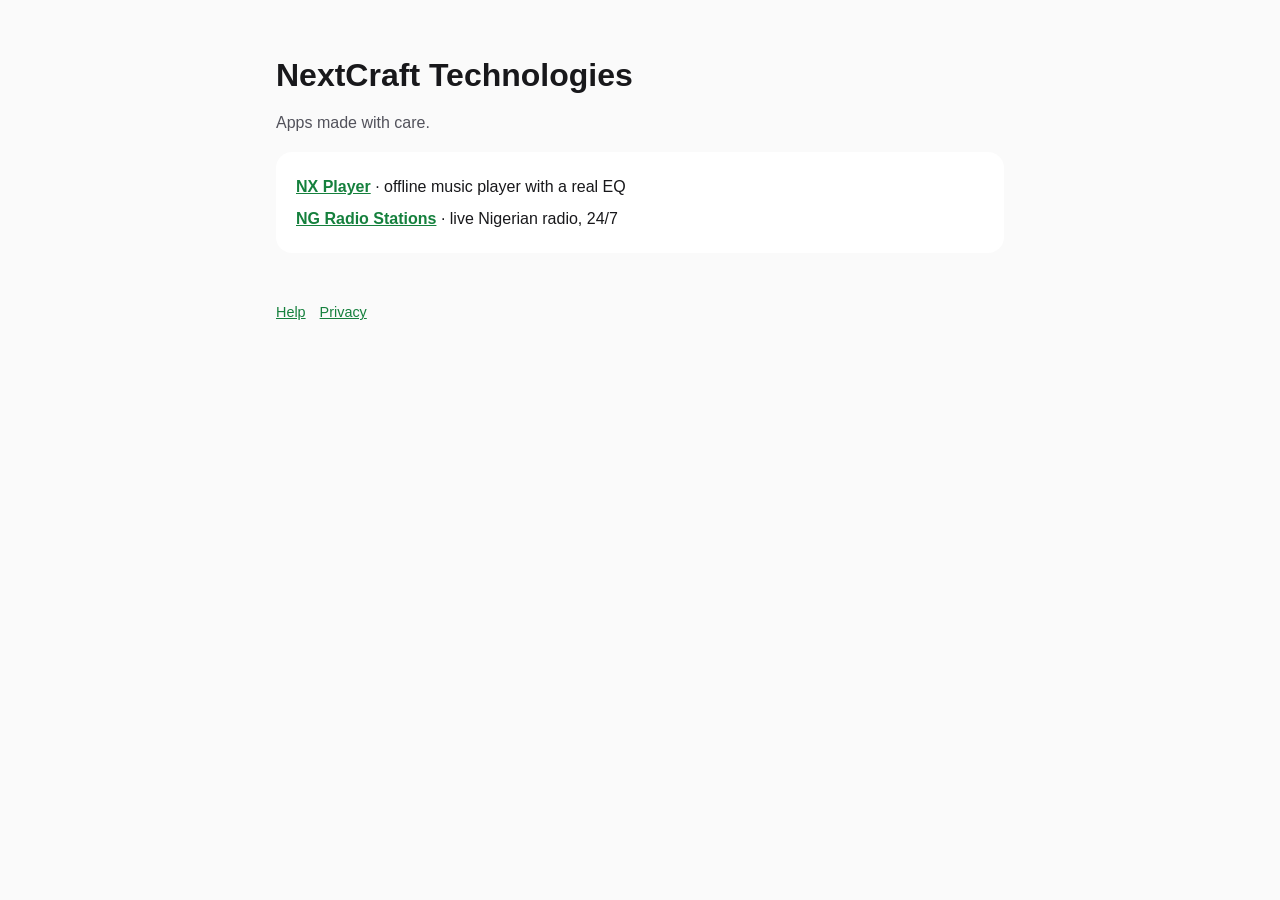
<file: index.html>
<!doctype html>
<html lang="en">
<head>
<meta charset="utf-8">
<meta name="viewport" content="width=device-width, initial-scale=1">
<title>NextCraft Technologies</title>
<link rel="stylesheet" href="style.css">
</head>
<body>
<main>
<h1>NextCraft Technologies</h1>
<p class="dim">Apps made with care.</p>
<div class="card">
<p><a href="nx-player/"><b>NX Player</b></a> · offline music player with a real EQ</p>
<p><a href="ng-radio/"><b>NG Radio Stations</b></a> · live Nigerian radio, 24/7</p>
</div>
<footer><a href="nx-player/support.html">Help</a><a href="nx-player/privacy.html">Privacy</a></footer>
</main>
</body>
</html>
</file>
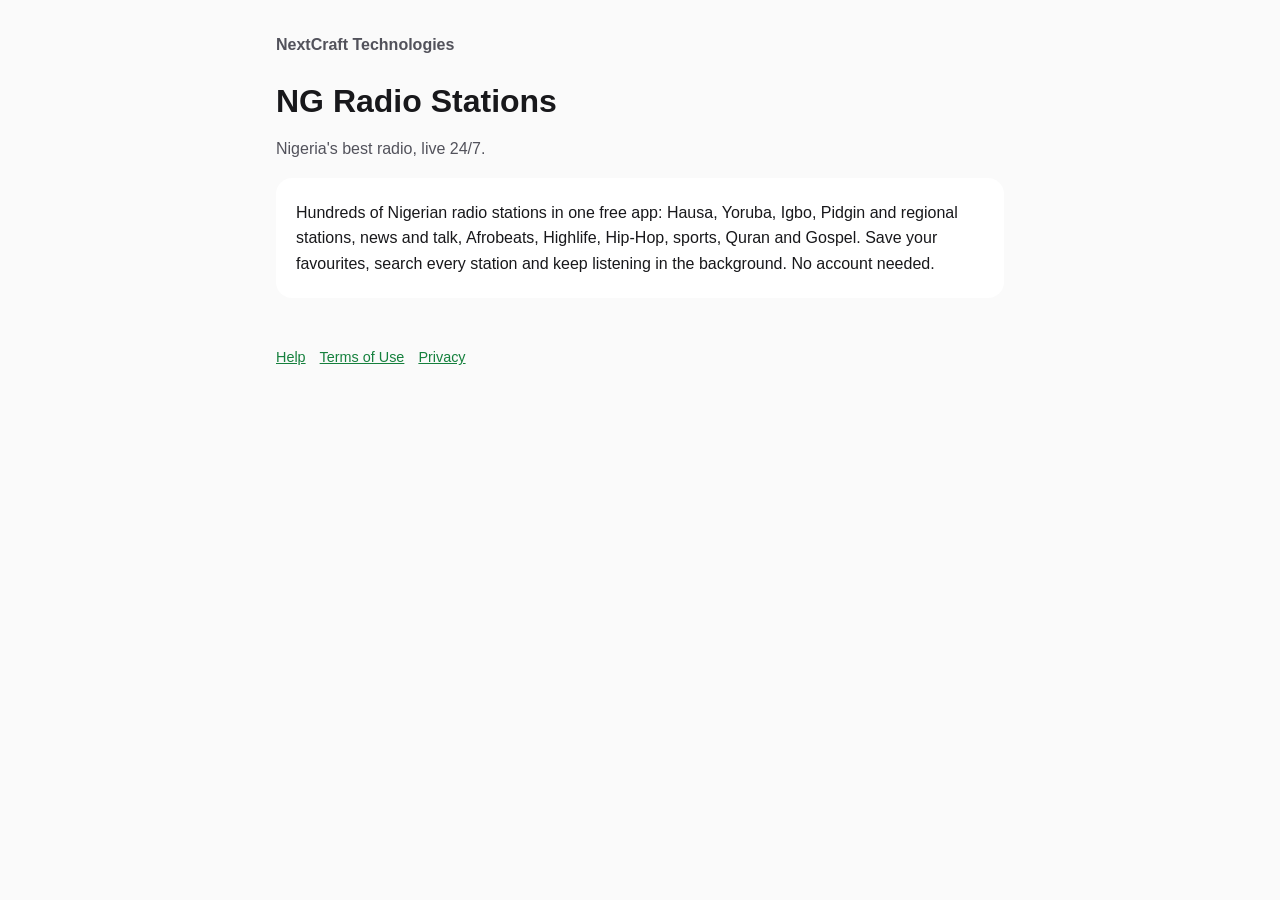
<file: ng-radio/index.html>
<!doctype html>
<html lang="en">
<head>
<meta charset="utf-8">
<meta name="viewport" content="width=device-width, initial-scale=1">
<title>NG Radio Stations</title>
<link rel="stylesheet" href="../style.css">
</head>
<body>
<main>
<header><a href="../">NextCraft Technologies</a></header>
<h1>NG Radio Stations</h1>
<p class="dim">Nigeria's best radio, live 24/7.</p>
<div class="card">
<p>Hundreds of Nigerian radio stations in one free app: Hausa, Yoruba, Igbo, Pidgin and regional stations, news and talk, Afrobeats, Highlife, Hip-Hop, sports, Quran and Gospel. Save your favourites, search every station and keep listening in the background. No account needed.</p>
</div>
<footer><a href="support.html">Help</a><a href="terms.html">Terms of Use</a><a href="privacy.html">Privacy</a></footer>
</main>
</body>
</html>
</file>
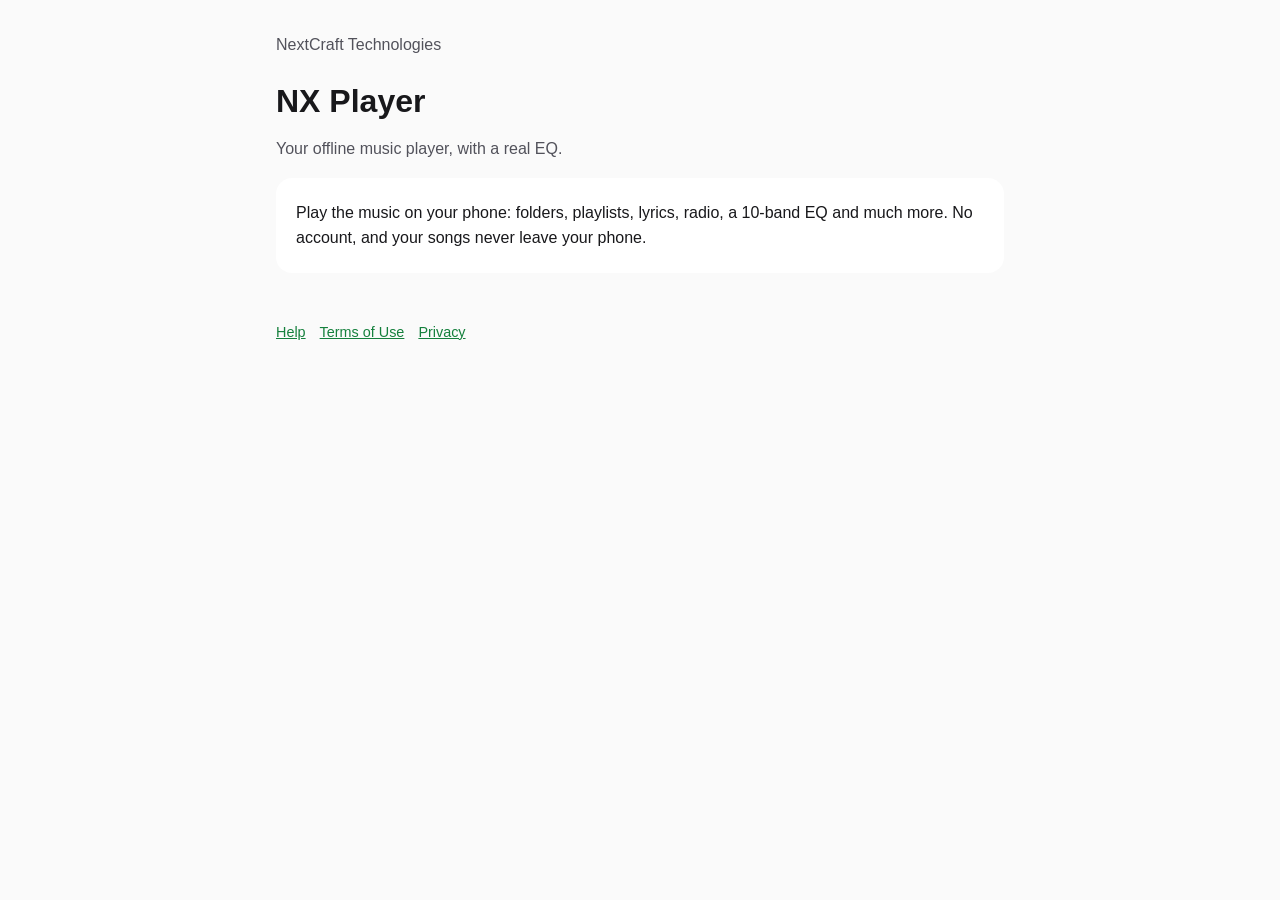
<file: nx-player/index.html>
<!doctype html>
<html lang="en">
<head>
<meta charset="utf-8">
<meta name="viewport" content="width=device-width, initial-scale=1">
<title>NX Player</title>
<link rel="stylesheet" href="../style.css">
</head>
<body>
<main>
<header><span class="dim">NextCraft Technologies</span></header>
<h1>NX Player</h1>
<p class="dim">Your offline music player, with a real EQ.</p>
<div class="card">
<p>Play the music on your phone: folders, playlists, lyrics, radio, a 10-band EQ and much more. No account, and your songs never leave your phone.</p>
</div>
<footer><a href="support.html">Help</a><a href="terms.html">Terms of Use</a><a href="privacy.html">Privacy</a></footer>
</main>
</body>
</html>
</file>
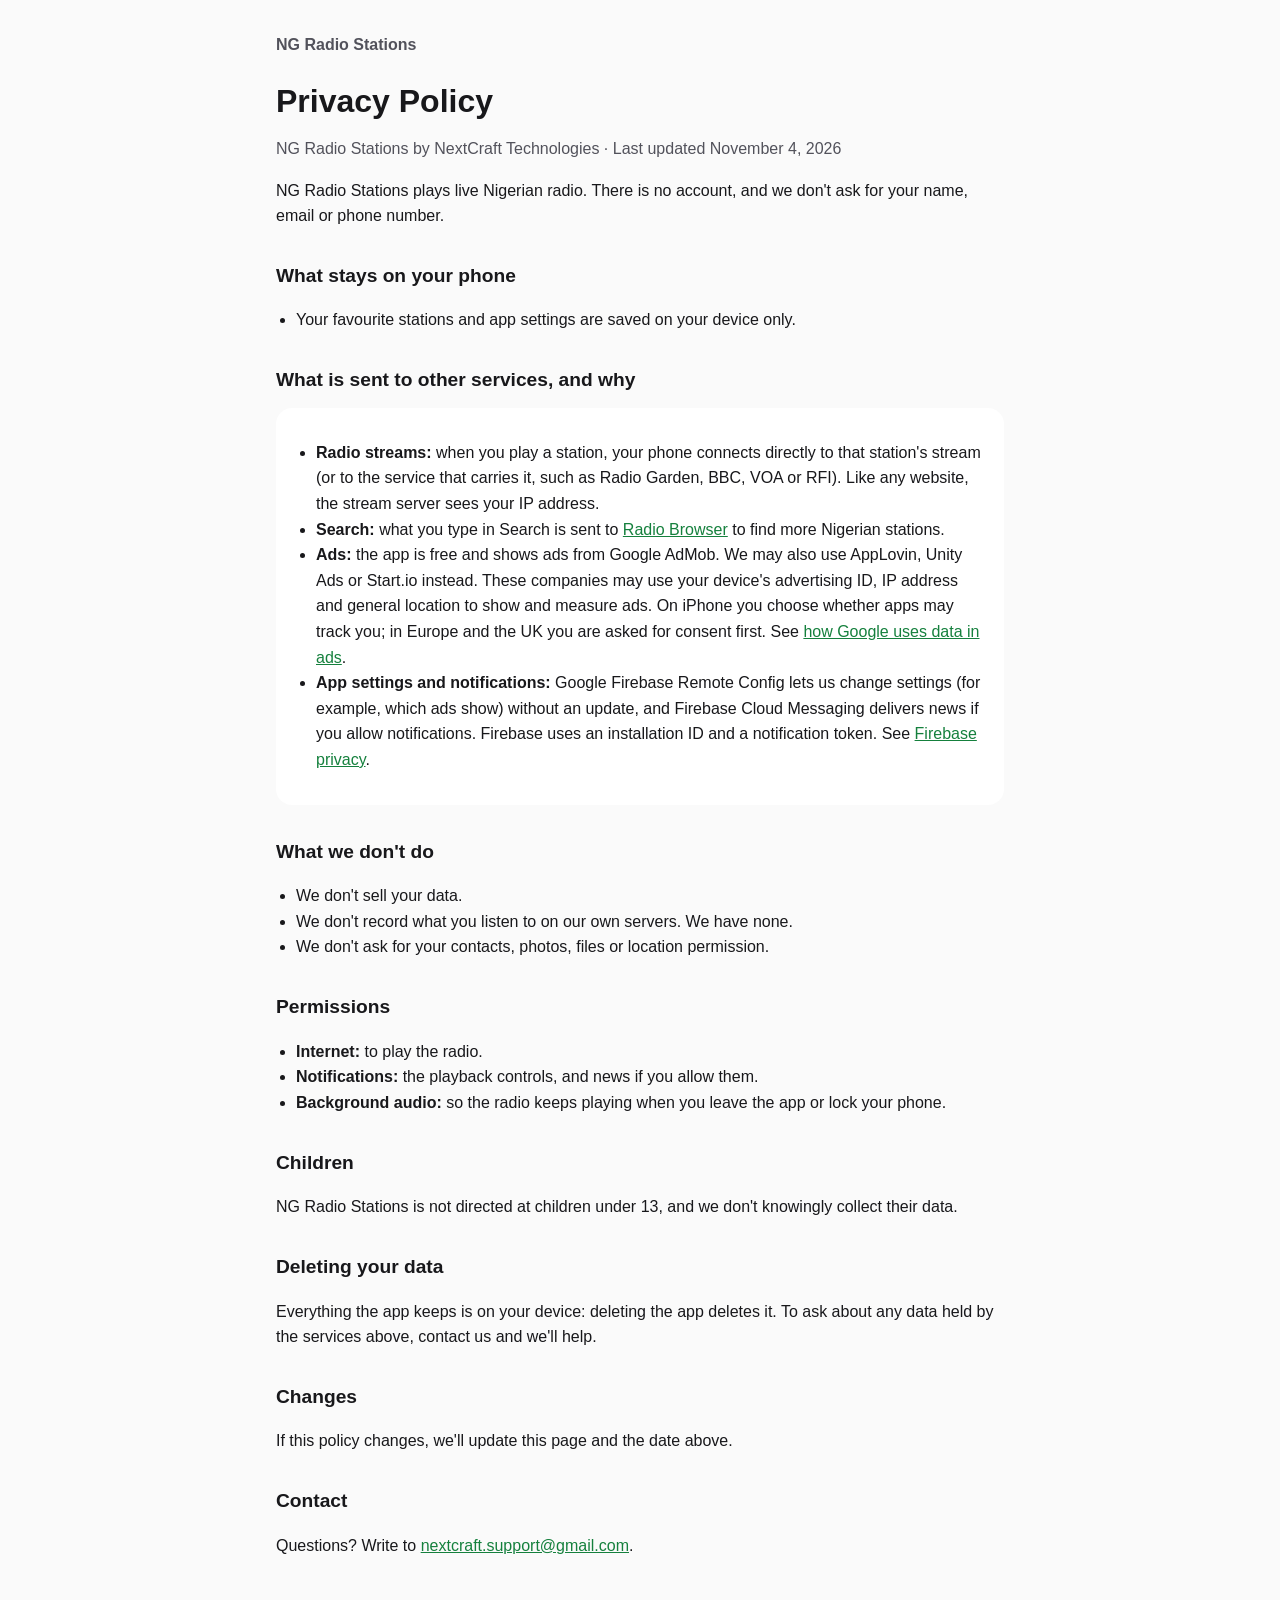
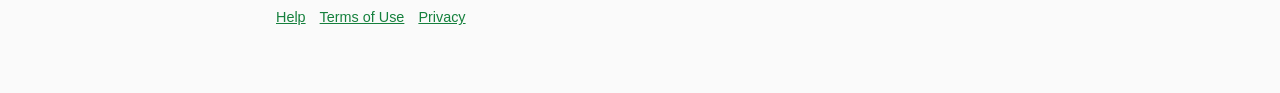
<file: ng-radio/privacy.html>
<!doctype html>
<html lang="en">
<head>
<meta charset="utf-8">
<meta name="viewport" content="width=device-width, initial-scale=1">
<title>NG Radio Stations Privacy Policy</title>
<link rel="stylesheet" href="../style.css">
</head>
<body>
<main>
<header><a href="./">NG Radio Stations</a></header>
<h1>Privacy Policy</h1>
<p class="dim">NG Radio Stations by NextCraft Technologies · Last updated November 4, 2026</p>

<p>NG Radio Stations plays live Nigerian radio. There is no account, and we don't ask for your name, email or phone number.</p>

<h2>What stays on your phone</h2>
<ul>
  <li>Your favourite stations and app settings are saved on your device only.</li>
</ul>

<h2>What is sent to other services, and why</h2>
<div class="card">
<ul>
  <li><b>Radio streams:</b> when you play a station, your phone connects directly to that station's stream (or to the service that carries it, such as Radio Garden, BBC, VOA or RFI). Like any website, the stream server sees your IP address.</li>
  <li><b>Search:</b> what you type in Search is sent to <a href="https://www.radio-browser.info">Radio Browser</a> to find more Nigerian stations.</li>
  <li><b>Ads:</b> the app is free and shows ads from Google AdMob. We may also use AppLovin, Unity Ads or Start.io instead. These companies may use your device's advertising ID, IP address and general location to show and measure ads. On iPhone you choose whether apps may track you; in Europe and the UK you are asked for consent first. See <a href="https://policies.google.com/technologies/ads">how Google uses data in ads</a>.</li>
  <li><b>App settings and notifications:</b> Google Firebase Remote Config lets us change settings (for example, which ads show) without an update, and Firebase Cloud Messaging delivers news if you allow notifications. Firebase uses an installation ID and a notification token. See <a href="https://firebase.google.com/support/privacy">Firebase privacy</a>.</li>
</ul>
</div>

<h2>What we don't do</h2>
<ul>
  <li>We don't sell your data.</li>
  <li>We don't record what you listen to on our own servers. We have none.</li>
  <li>We don't ask for your contacts, photos, files or location permission.</li>
</ul>

<h2>Permissions</h2>
<ul>
  <li><b>Internet:</b> to play the radio.</li>
  <li><b>Notifications:</b> the playback controls, and news if you allow them.</li>
  <li><b>Background audio:</b> so the radio keeps playing when you leave the app or lock your phone.</li>
</ul>

<h2>Children</h2>
<p>NG Radio Stations is not directed at children under 13, and we don't knowingly collect their data.</p>

<h2>Deleting your data</h2>
<p>Everything the app keeps is on your device: deleting the app deletes it. To ask about any data held by the services above, contact us and we'll help.</p>

<h2>Changes</h2>
<p>If this policy changes, we'll update this page and the date above.</p>

<h2>Contact</h2>
<p>Questions? Write to <a href="mailto:nextcraft.support@gmail.com">nextcraft.support@gmail.com</a>.</p>

<footer><a href="support.html">Help</a><a href="terms.html">Terms of Use</a><a href="privacy.html">Privacy</a></footer>
</main>
</body>
</html>
</file>
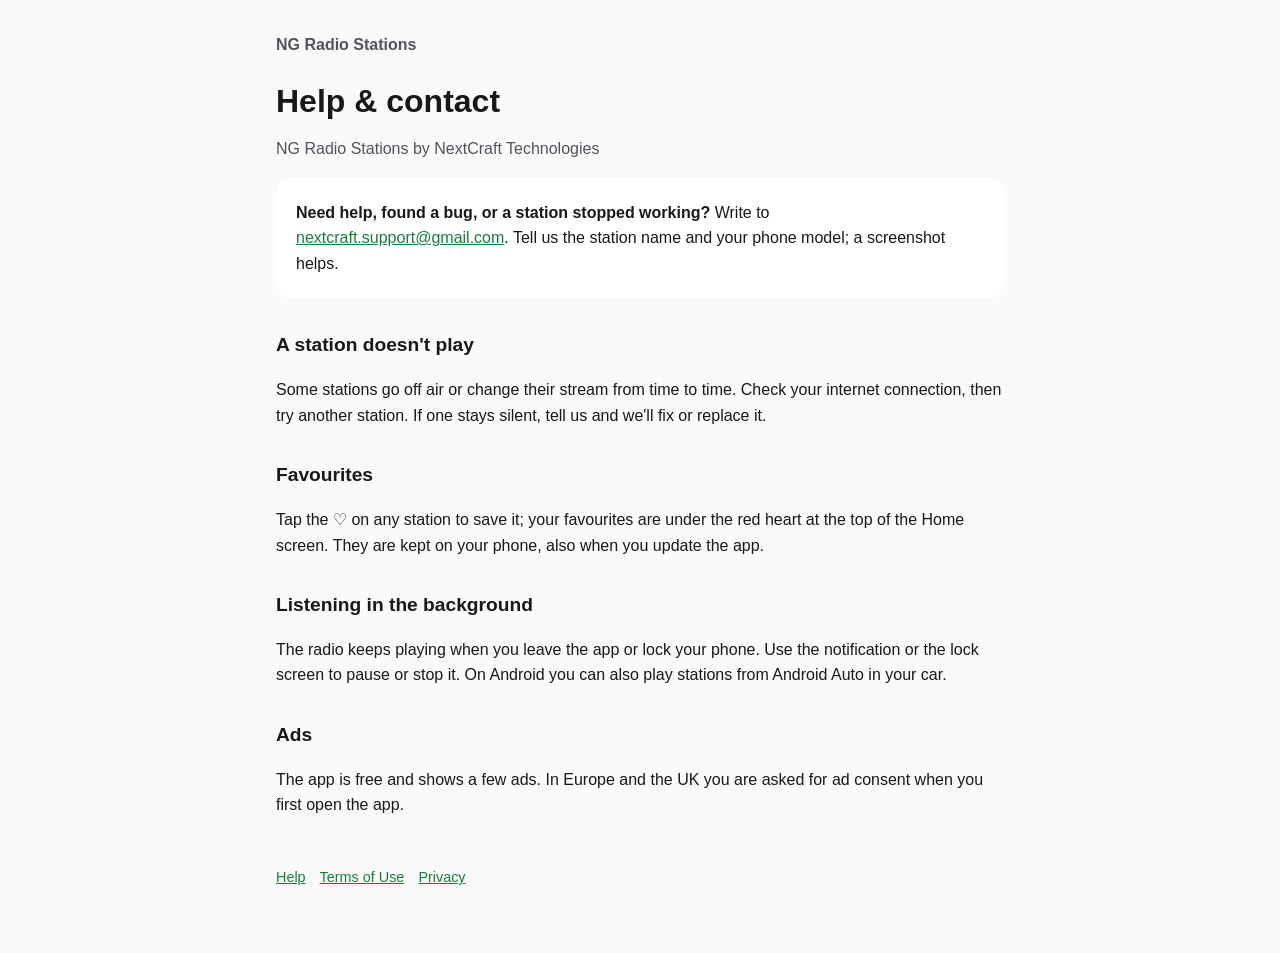
<file: ng-radio/support.html>
<!doctype html>
<html lang="en">
<head>
<meta charset="utf-8">
<meta name="viewport" content="width=device-width, initial-scale=1">
<title>NG Radio Stations Help</title>
<link rel="stylesheet" href="../style.css">
</head>
<body>
<main>
<header><a href="./">NG Radio Stations</a></header>
<h1>Help &amp; contact</h1>
<p class="dim">NG Radio Stations by NextCraft Technologies</p>

<div class="card">
<p><b>Need help, found a bug, or a station stopped working?</b> Write to <a href="mailto:nextcraft.support@gmail.com">nextcraft.support@gmail.com</a>. Tell us the station name and your phone model; a screenshot helps.</p>
</div>

<h2>A station doesn't play</h2>
<p>Some stations go off air or change their stream from time to time. Check your internet connection, then try another station. If one stays silent, tell us and we'll fix or replace it.</p>

<h2>Favourites</h2>
<p>Tap the ♡ on any station to save it; your favourites are under the red heart at the top of the Home screen. They are kept on your phone, also when you update the app.</p>

<h2>Listening in the background</h2>
<p>The radio keeps playing when you leave the app or lock your phone. Use the notification or the lock screen to pause or stop it. On Android you can also play stations from Android Auto in your car.</p>

<h2>Ads</h2>
<p>The app is free and shows a few ads. In Europe and the UK you are asked for ad consent when you first open the app.</p>

<footer><a href="support.html">Help</a><a href="terms.html">Terms of Use</a><a href="privacy.html">Privacy</a></footer>
</main>
</body>
</html>
</file>
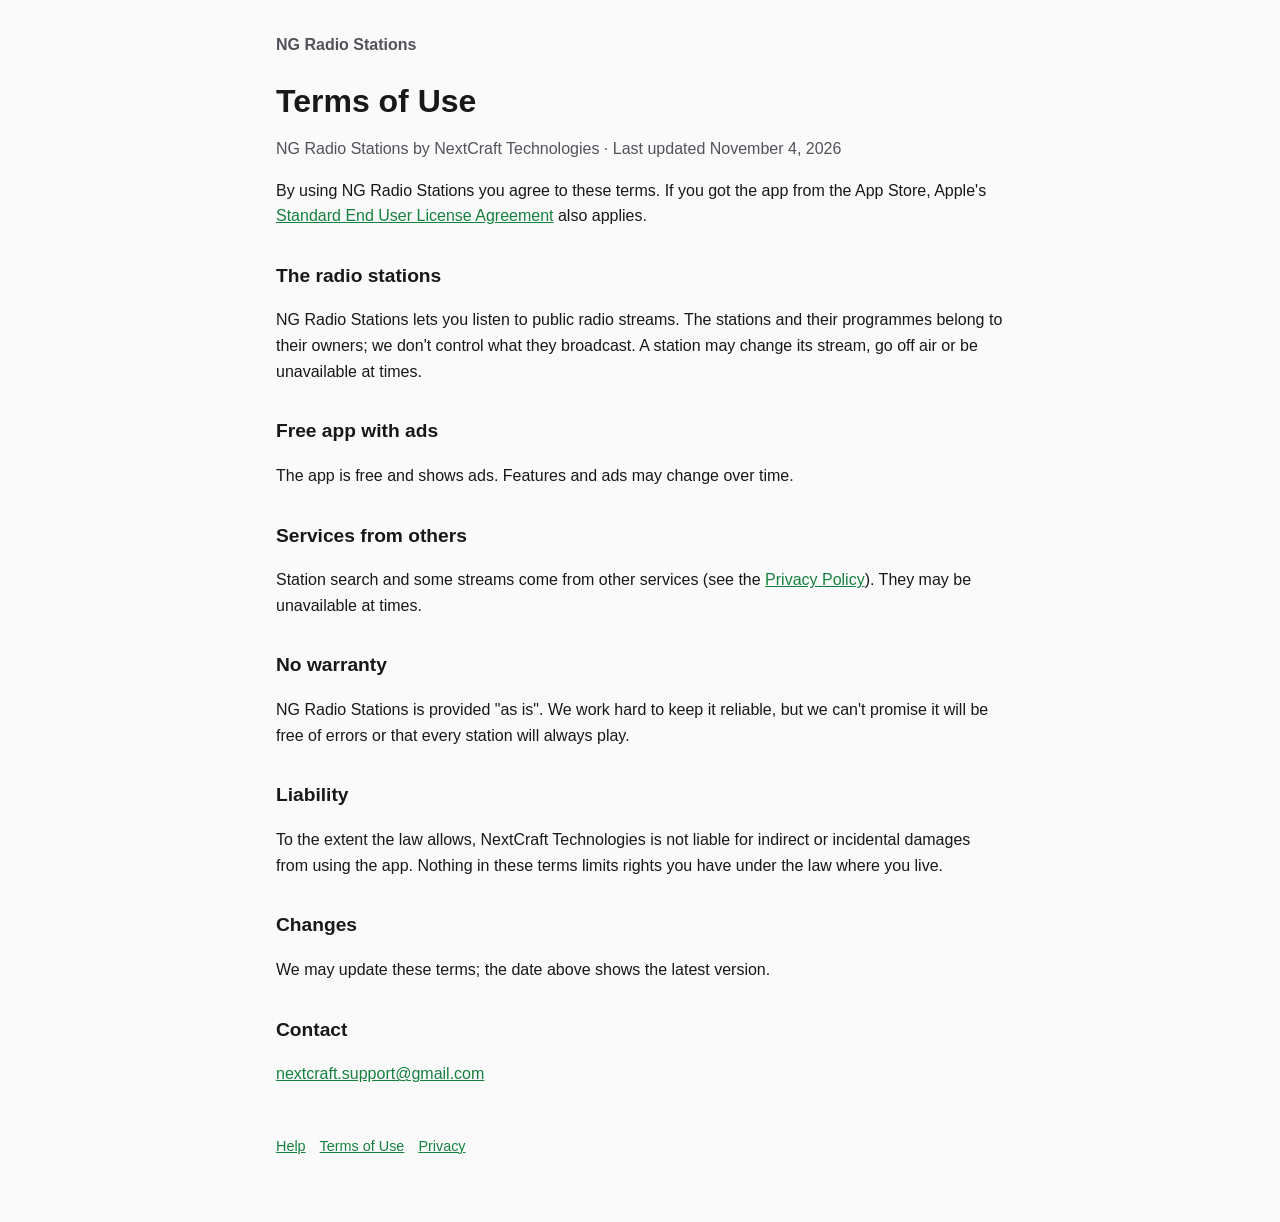
<file: ng-radio/terms.html>
<!doctype html>
<html lang="en">
<head>
<meta charset="utf-8">
<meta name="viewport" content="width=device-width, initial-scale=1">
<title>NG Radio Stations Terms of Use</title>
<link rel="stylesheet" href="../style.css">
</head>
<body>
<main>
<header><a href="./">NG Radio Stations</a></header>
<h1>Terms of Use</h1>
<p class="dim">NG Radio Stations by NextCraft Technologies · Last updated November 4, 2026</p>

<p>By using NG Radio Stations you agree to these terms. If you got the app from the App Store, Apple's <a href="https://www.apple.com/legal/internet-services/itunes/dev/stdeula/">Standard End User License Agreement</a> also applies.</p>

<h2>The radio stations</h2>
<p>NG Radio Stations lets you listen to public radio streams. The stations and their programmes belong to their owners; we don't control what they broadcast. A station may change its stream, go off air or be unavailable at times.</p>

<h2>Free app with ads</h2>
<p>The app is free and shows ads. Features and ads may change over time.</p>

<h2>Services from others</h2>
<p>Station search and some streams come from other services (see the <a href="privacy.html">Privacy Policy</a>). They may be unavailable at times.</p>

<h2>No warranty</h2>
<p>NG Radio Stations is provided "as is". We work hard to keep it reliable, but we can't promise it will be free of errors or that every station will always play.</p>

<h2>Liability</h2>
<p>To the extent the law allows, NextCraft Technologies is not liable for indirect or incidental damages from using the app. Nothing in these terms limits rights you have under the law where you live.</p>

<h2>Changes</h2>
<p>We may update these terms; the date above shows the latest version.</p>

<h2>Contact</h2>
<p><a href="mailto:nextcraft.support@gmail.com">nextcraft.support@gmail.com</a></p>

<footer><a href="support.html">Help</a><a href="terms.html">Terms of Use</a><a href="privacy.html">Privacy</a></footer>
</main>
</body>
</html>
</file>
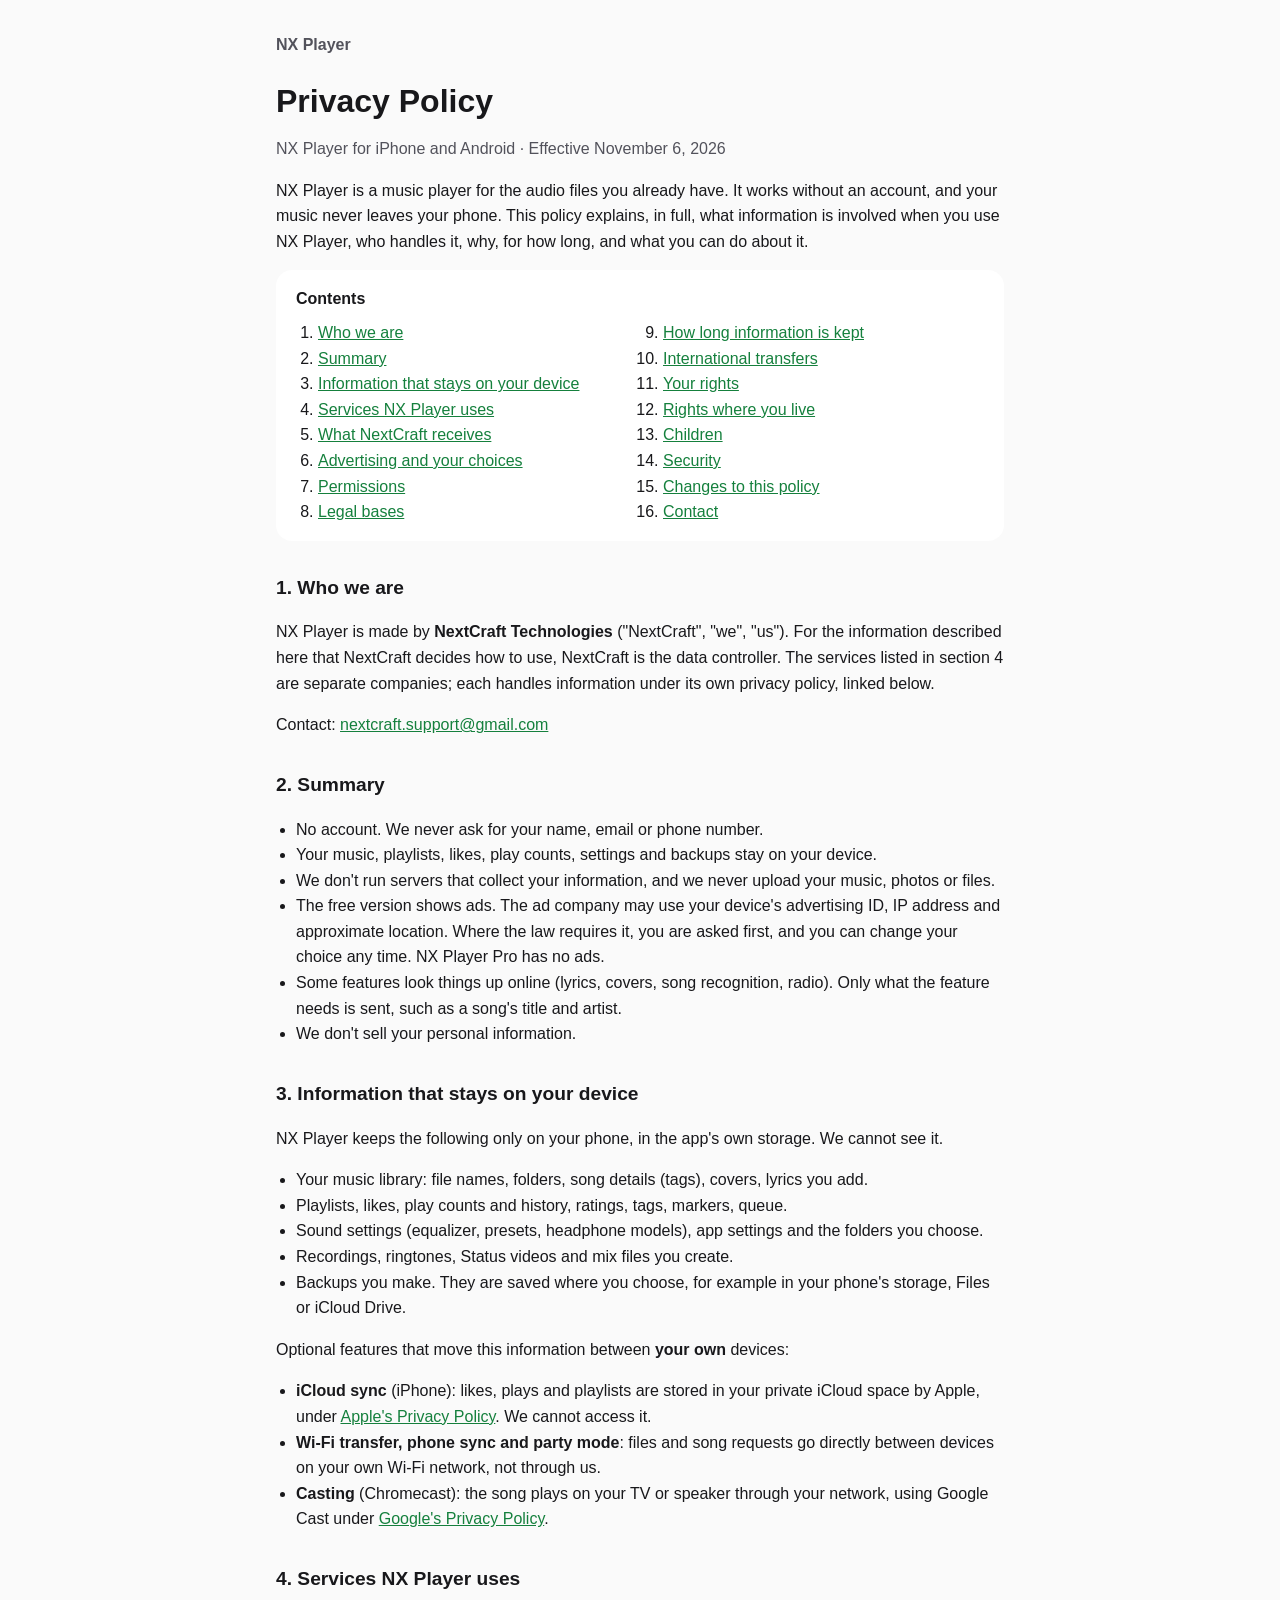
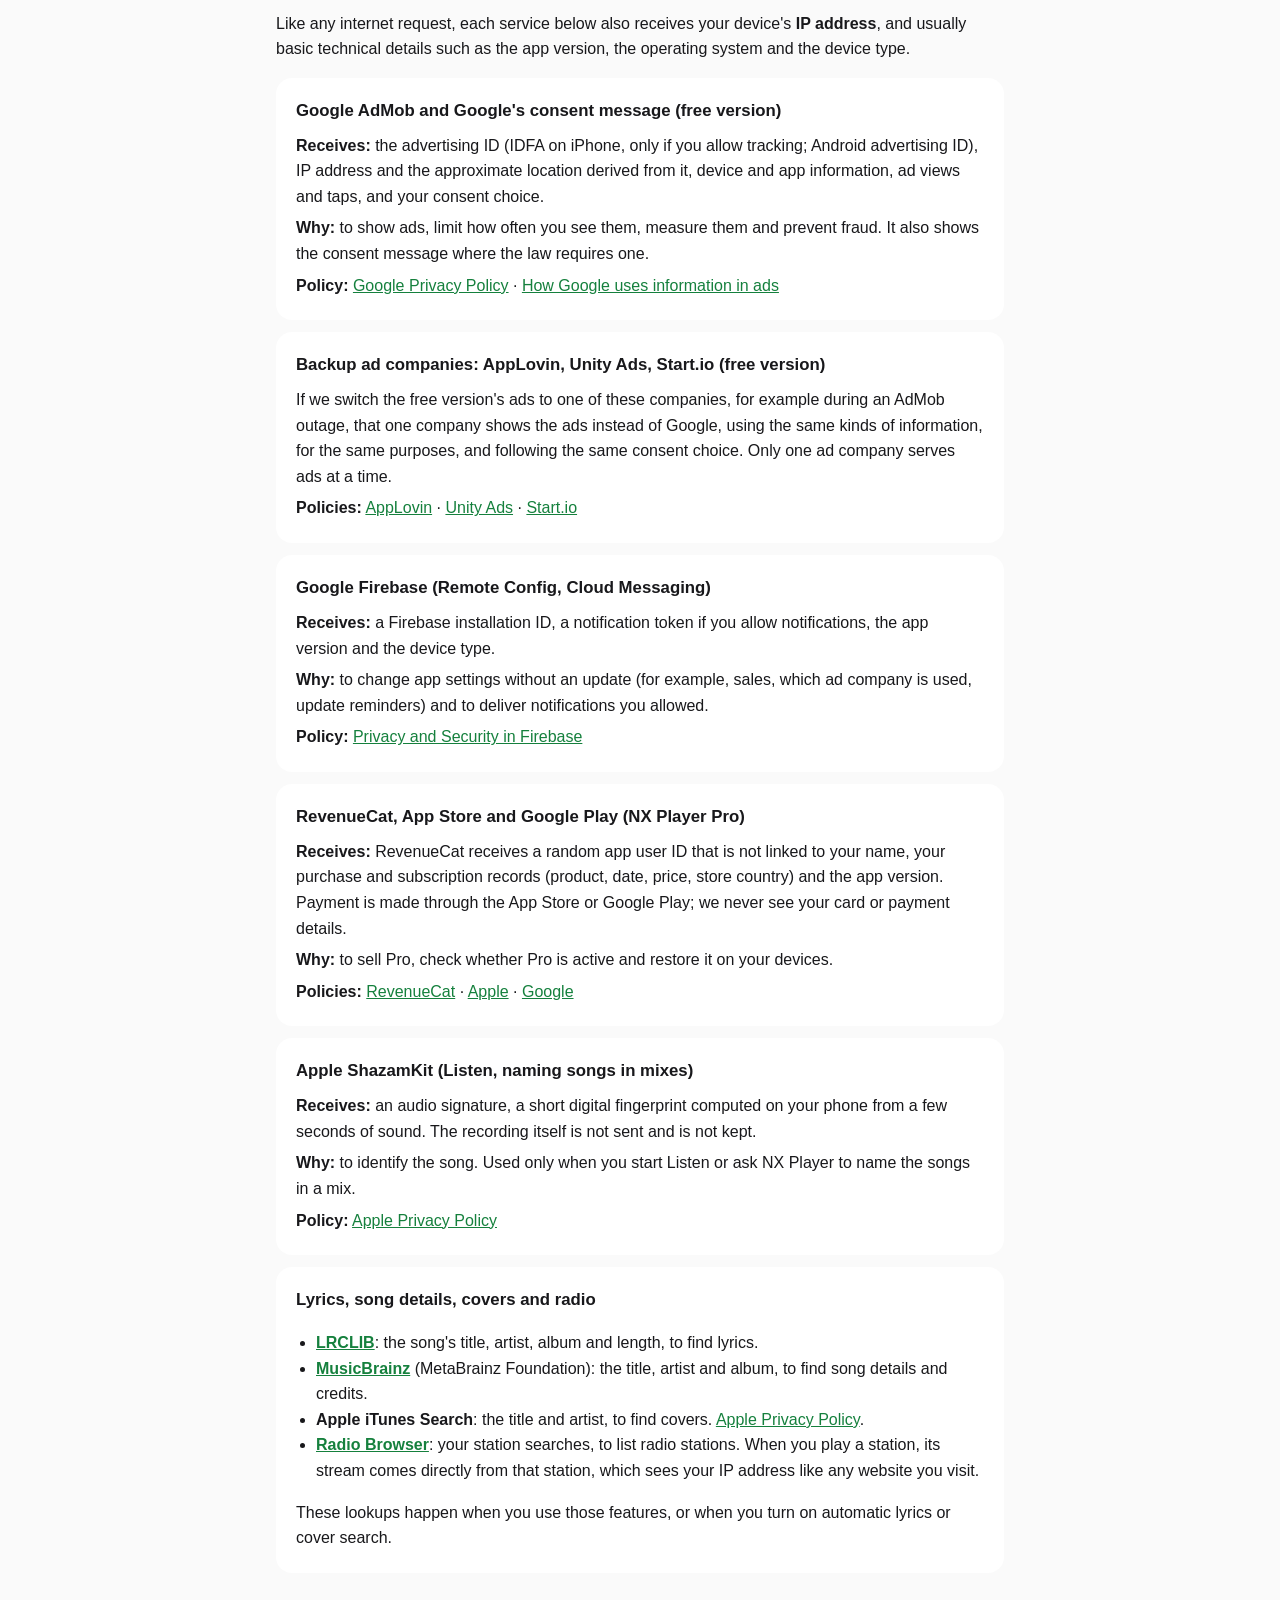
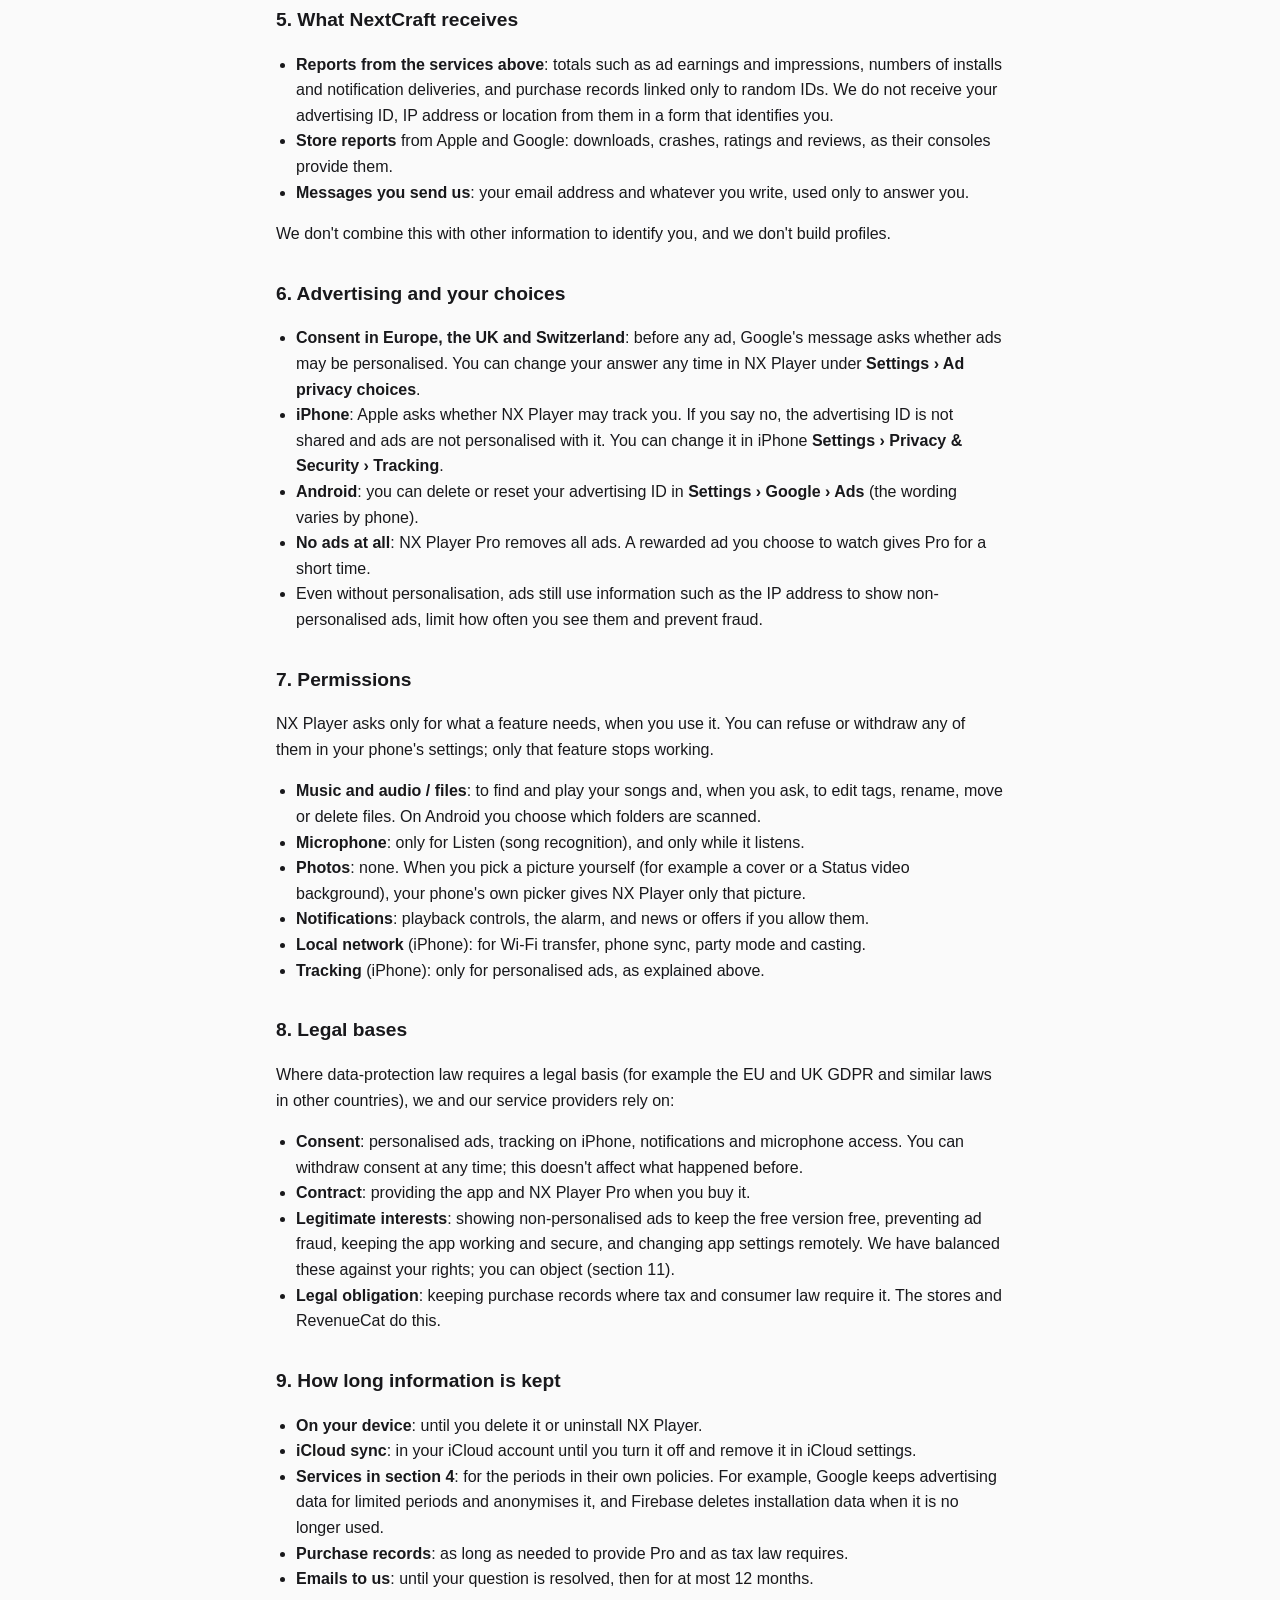
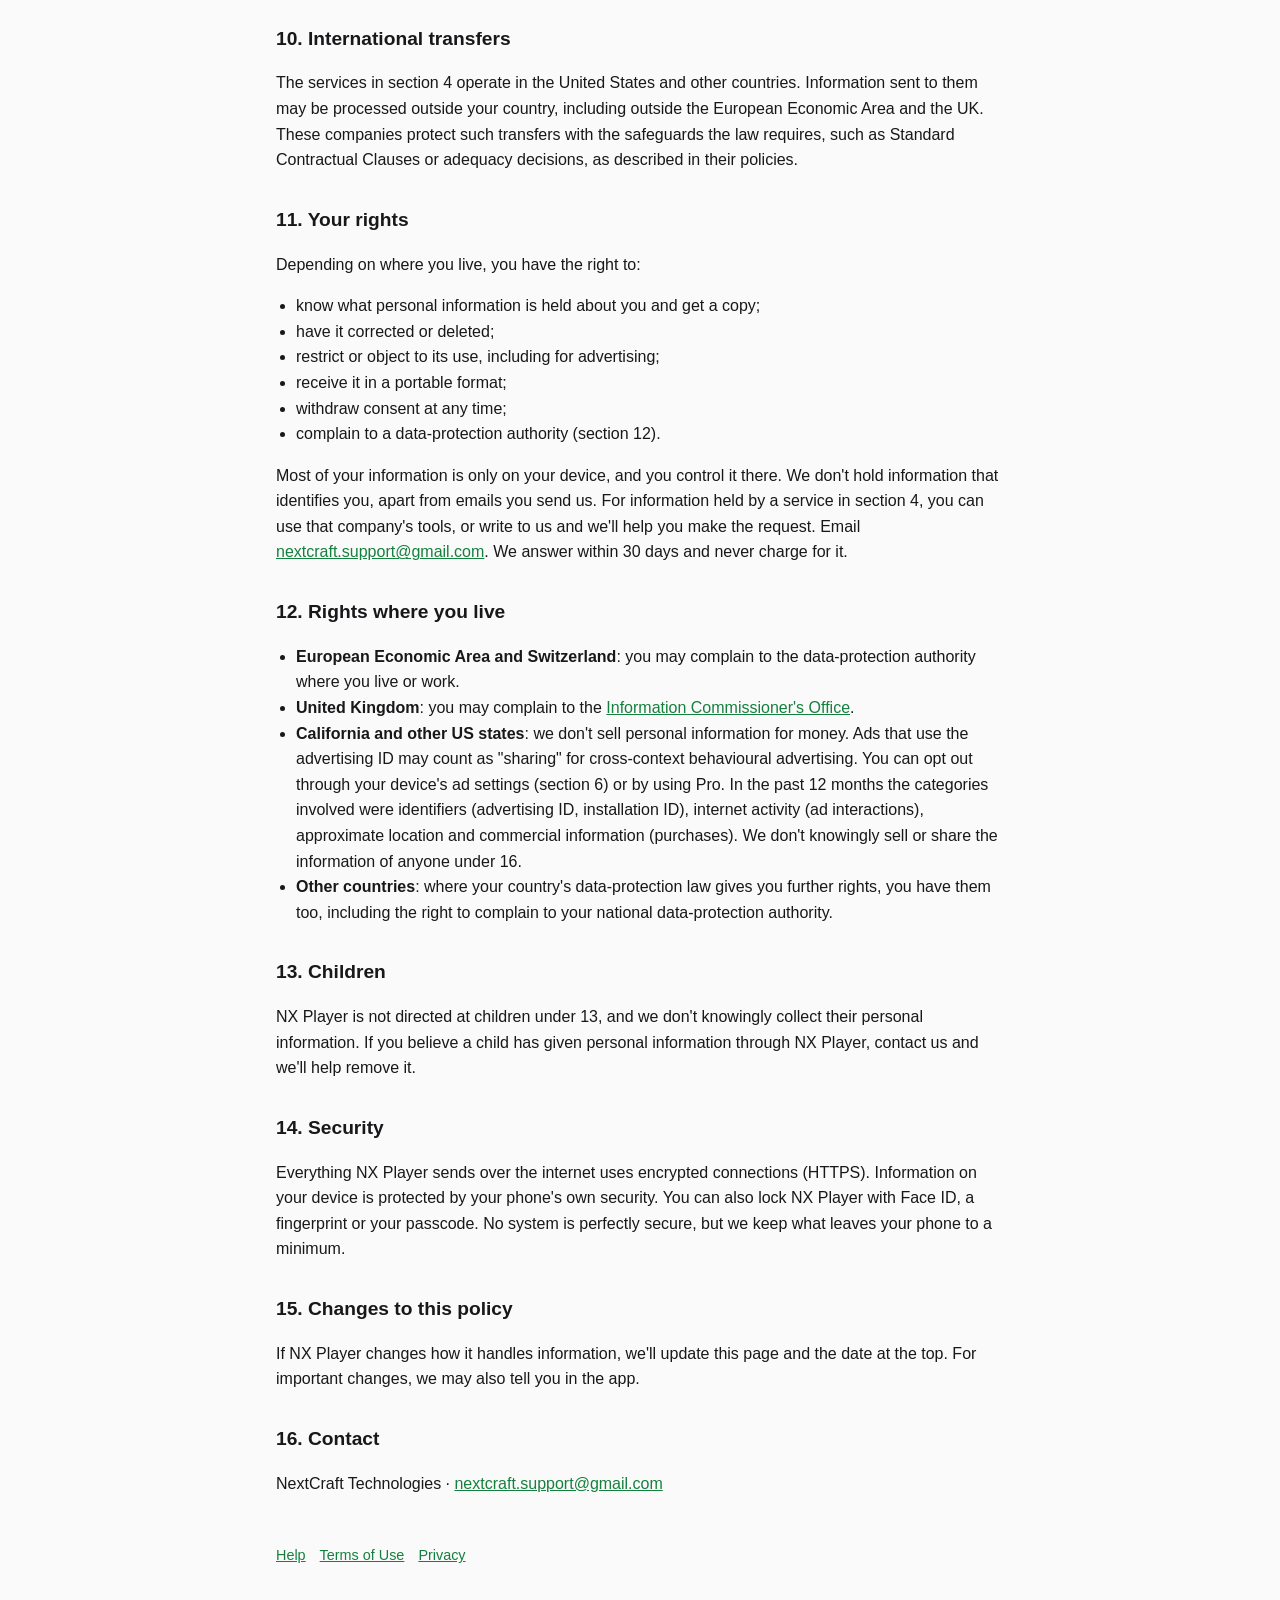
<file: nx-player/privacy.html>
<!doctype html>
<html lang="en">
<head>
<meta charset="utf-8">
<meta name="viewport" content="width=device-width, initial-scale=1">
<title>NX Player Privacy Policy</title>
<meta name="description" content="How NX Player handles your information: what stays on your phone, which services are used and why, your choices and your rights.">
<link rel="stylesheet" href="../style.css">
</head>
<body>
<main>
<header><a href="./">NX Player</a></header>
<h1>Privacy Policy</h1>
<p class="dim">NX Player for iPhone and Android · Effective November 6, 2026</p>

<p>NX Player is a music player for the audio files you already have. It works without an account, and your music never leaves your phone. This policy explains, in full, what information is involved when you use NX Player, who handles it, why, for how long, and what you can do about it.</p>

<div class="card toc">
<b>Contents</b>
<ol>
  <li><a href="#who">Who we are</a></li>
  <li><a href="#summary">Summary</a></li>
  <li><a href="#device">Information that stays on your device</a></li>
  <li><a href="#services">Services NX Player uses</a></li>
  <li><a href="#us">What NextCraft receives</a></li>
  <li><a href="#ads">Advertising and your choices</a></li>
  <li><a href="#permissions">Permissions</a></li>
  <li><a href="#bases">Legal bases</a></li>
  <li><a href="#retention">How long information is kept</a></li>
  <li><a href="#transfers">International transfers</a></li>
  <li><a href="#rights">Your rights</a></li>
  <li><a href="#regions">Rights where you live</a></li>
  <li><a href="#children">Children</a></li>
  <li><a href="#security">Security</a></li>
  <li><a href="#changes">Changes to this policy</a></li>
  <li><a href="#contact">Contact</a></li>
</ol>
</div>

<h2 id="who">1. Who we are</h2>
<p>NX Player is made by <b>NextCraft Technologies</b> ("NextCraft", "we", "us"). For the information described here that NextCraft decides how to use, NextCraft is the data controller. The services listed in section 4 are separate companies; each handles information under its own privacy policy, linked below.</p>
<p>Contact: <a href="mailto:nextcraft.support@gmail.com">nextcraft.support@gmail.com</a></p>

<h2 id="summary">2. Summary</h2>
<ul>
  <li>No account. We never ask for your name, email or phone number.</li>
  <li>Your music, playlists, likes, play counts, settings and backups stay on your device.</li>
  <li>We don't run servers that collect your information, and we never upload your music, photos or files.</li>
  <li>The free version shows ads. The ad company may use your device's advertising ID, IP address and approximate location. Where the law requires it, you are asked first, and you can change your choice any time. NX Player Pro has no ads.</li>
  <li>Some features look things up online (lyrics, covers, song recognition, radio). Only what the feature needs is sent, such as a song's title and artist.</li>
  <li>We don't sell your personal information.</li>
</ul>

<h2 id="device">3. Information that stays on your device</h2>
<p>NX Player keeps the following only on your phone, in the app's own storage. We cannot see it.</p>
<ul>
  <li>Your music library: file names, folders, song details (tags), covers, lyrics you add.</li>
  <li>Playlists, likes, play counts and history, ratings, tags, markers, queue.</li>
  <li>Sound settings (equalizer, presets, headphone models), app settings and the folders you choose.</li>
  <li>Recordings, ringtones, Status videos and mix files you create.</li>
  <li>Backups you make. They are saved where you choose, for example in your phone's storage, Files or iCloud Drive.</li>
</ul>
<p>Optional features that move this information between <b>your own</b> devices:</p>
<ul>
  <li><b>iCloud sync</b> (iPhone): likes, plays and playlists are stored in your private iCloud space by Apple, under <a href="https://www.apple.com/legal/privacy/">Apple's Privacy Policy</a>. We cannot access it.</li>
  <li><b>Wi-Fi transfer, phone sync and party mode</b>: files and song requests go directly between devices on your own Wi-Fi network, not through us.</li>
  <li><b>Casting</b> (Chromecast): the song plays on your TV or speaker through your network, using Google Cast under <a href="https://policies.google.com/privacy">Google's Privacy Policy</a>.</li>
</ul>

<h2 id="services">4. Services NX Player uses</h2>
<p>Like any internet request, each service below also receives your device's <b>IP address</b>, and usually basic technical details such as the app version, the operating system and the device type.</p>

<div class="card">
<h3>Google AdMob and Google's consent message (free version)</h3>
<p><b>Receives:</b> the advertising ID (IDFA on iPhone, only if you allow tracking; Android advertising ID), IP address and the approximate location derived from it, device and app information, ad views and taps, and your consent choice.</p>
<p><b>Why:</b> to show ads, limit how often you see them, measure them and prevent fraud. It also shows the consent message where the law requires one.</p>
<p><b>Policy:</b> <a href="https://policies.google.com/privacy">Google Privacy Policy</a> · <a href="https://policies.google.com/technologies/ads">How Google uses information in ads</a></p>
</div>

<div class="card">
<h3>Backup ad companies: AppLovin, Unity Ads, Start.io (free version)</h3>
<p>If we switch the free version's ads to one of these companies, for example during an AdMob outage, that one company shows the ads instead of Google, using the same kinds of information, for the same purposes, and following the same consent choice. Only one ad company serves ads at a time.</p>
<p><b>Policies:</b> <a href="https://www.applovin.com/privacy/">AppLovin</a> · <a href="https://unity.com/legal/game-player-and-app-user-privacy-policy">Unity Ads</a> · <a href="https://www.start.io/policy/privacy-policy/">Start.io</a></p>
</div>

<div class="card">
<h3>Google Firebase (Remote Config, Cloud Messaging)</h3>
<p><b>Receives:</b> a Firebase installation ID, a notification token if you allow notifications, the app version and the device type.</p>
<p><b>Why:</b> to change app settings without an update (for example, sales, which ad company is used, update reminders) and to deliver notifications you allowed.</p>
<p><b>Policy:</b> <a href="https://firebase.google.com/support/privacy">Privacy and Security in Firebase</a></p>
</div>

<div class="card">
<h3>RevenueCat, App Store and Google Play (NX Player Pro)</h3>
<p><b>Receives:</b> RevenueCat receives a random app user ID that is not linked to your name, your purchase and subscription records (product, date, price, store country) and the app version. Payment is made through the App Store or Google Play; we never see your card or payment details.</p>
<p><b>Why:</b> to sell Pro, check whether Pro is active and restore it on your devices.</p>
<p><b>Policies:</b> <a href="https://www.revenuecat.com/privacy">RevenueCat</a> · <a href="https://www.apple.com/legal/privacy/">Apple</a> · <a href="https://policies.google.com/privacy">Google</a></p>
</div>

<div class="card">
<h3>Apple ShazamKit (Listen, naming songs in mixes)</h3>
<p><b>Receives:</b> an audio signature, a short digital fingerprint computed on your phone from a few seconds of sound. The recording itself is not sent and is not kept.</p>
<p><b>Why:</b> to identify the song. Used only when you start Listen or ask NX Player to name the songs in a mix.</p>
<p><b>Policy:</b> <a href="https://www.apple.com/legal/privacy/">Apple Privacy Policy</a></p>
</div>

<div class="card">
<h3>Lyrics, song details, covers and radio</h3>
<ul>
  <li><b><a href="https://lrclib.net">LRCLIB</a></b>: the song's title, artist, album and length, to find lyrics.</li>
  <li><b><a href="https://metabrainz.org/privacy">MusicBrainz</a></b> (MetaBrainz Foundation): the title, artist and album, to find song details and credits.</li>
  <li><b>Apple iTunes Search</b>: the title and artist, to find covers. <a href="https://www.apple.com/legal/privacy/">Apple Privacy Policy</a>.</li>
  <li><b><a href="https://www.radio-browser.info">Radio Browser</a></b>: your station searches, to list radio stations. When you play a station, its stream comes directly from that station, which sees your IP address like any website you visit.</li>
</ul>
<p>These lookups happen when you use those features, or when you turn on automatic lyrics or cover search.</p>
</div>

<h2 id="us">5. What NextCraft receives</h2>
<ul>
  <li><b>Reports from the services above</b>: totals such as ad earnings and impressions, numbers of installs and notification deliveries, and purchase records linked only to random IDs. We do not receive your advertising ID, IP address or location from them in a form that identifies you.</li>
  <li><b>Store reports</b> from Apple and Google: downloads, crashes, ratings and reviews, as their consoles provide them.</li>
  <li><b>Messages you send us</b>: your email address and whatever you write, used only to answer you.</li>
</ul>
<p>We don't combine this with other information to identify you, and we don't build profiles.</p>

<h2 id="ads">6. Advertising and your choices</h2>
<ul>
  <li><b>Consent in Europe, the UK and Switzerland</b>: before any ad, Google's message asks whether ads may be personalised. You can change your answer any time in NX Player under <b>Settings › Ad privacy choices</b>.</li>
  <li><b>iPhone</b>: Apple asks whether NX Player may track you. If you say no, the advertising ID is not shared and ads are not personalised with it. You can change it in iPhone <b>Settings › Privacy &amp; Security › Tracking</b>.</li>
  <li><b>Android</b>: you can delete or reset your advertising ID in <b>Settings › Google › Ads</b> (the wording varies by phone).</li>
  <li><b>No ads at all</b>: NX Player Pro removes all ads. A rewarded ad you choose to watch gives Pro for a short time.</li>
  <li>Even without personalisation, ads still use information such as the IP address to show non-personalised ads, limit how often you see them and prevent fraud.</li>
</ul>

<h2 id="permissions">7. Permissions</h2>
<p>NX Player asks only for what a feature needs, when you use it. You can refuse or withdraw any of them in your phone's settings; only that feature stops working.</p>
<ul>
  <li><b>Music and audio / files</b>: to find and play your songs and, when you ask, to edit tags, rename, move or delete files. On Android you choose which folders are scanned.</li>
  <li><b>Microphone</b>: only for Listen (song recognition), and only while it listens.</li>
  <li><b>Photos</b>: none. When you pick a picture yourself (for example a cover or a Status video background), your phone's own picker gives NX Player only that picture.</li>
  <li><b>Notifications</b>: playback controls, the alarm, and news or offers if you allow them.</li>
  <li><b>Local network</b> (iPhone): for Wi-Fi transfer, phone sync, party mode and casting.</li>
  <li><b>Tracking</b> (iPhone): only for personalised ads, as explained above.</li>
</ul>

<h2 id="bases">8. Legal bases</h2>
<p>Where data-protection law requires a legal basis (for example the EU and UK GDPR and similar laws in other countries), we and our service providers rely on:</p>
<ul>
  <li><b>Consent</b>: personalised ads, tracking on iPhone, notifications and microphone access. You can withdraw consent at any time; this doesn't affect what happened before.</li>
  <li><b>Contract</b>: providing the app and NX Player Pro when you buy it.</li>
  <li><b>Legitimate interests</b>: showing non-personalised ads to keep the free version free, preventing ad fraud, keeping the app working and secure, and changing app settings remotely. We have balanced these against your rights; you can object (section 11).</li>
  <li><b>Legal obligation</b>: keeping purchase records where tax and consumer law require it. The stores and RevenueCat do this.</li>
</ul>

<h2 id="retention">9. How long information is kept</h2>
<ul>
  <li><b>On your device</b>: until you delete it or uninstall NX Player.</li>
  <li><b>iCloud sync</b>: in your iCloud account until you turn it off and remove it in iCloud settings.</li>
  <li><b>Services in section 4</b>: for the periods in their own policies. For example, Google keeps advertising data for limited periods and anonymises it, and Firebase deletes installation data when it is no longer used.</li>
  <li><b>Purchase records</b>: as long as needed to provide Pro and as tax law requires.</li>
  <li><b>Emails to us</b>: until your question is resolved, then for at most 12 months.</li>
</ul>

<h2 id="transfers">10. International transfers</h2>
<p>The services in section 4 operate in the United States and other countries. Information sent to them may be processed outside your country, including outside the European Economic Area and the UK. These companies protect such transfers with the safeguards the law requires, such as Standard Contractual Clauses or adequacy decisions, as described in their policies.</p>

<h2 id="rights">11. Your rights</h2>
<p>Depending on where you live, you have the right to:</p>
<ul>
  <li>know what personal information is held about you and get a copy;</li>
  <li>have it corrected or deleted;</li>
  <li>restrict or object to its use, including for advertising;</li>
  <li>receive it in a portable format;</li>
  <li>withdraw consent at any time;</li>
  <li>complain to a data-protection authority (section 12).</li>
</ul>
<p>Most of your information is only on your device, and you control it there. We don't hold information that identifies you, apart from emails you send us. For information held by a service in section 4, you can use that company's tools, or write to us and we'll help you make the request. Email <a href="mailto:nextcraft.support@gmail.com">nextcraft.support@gmail.com</a>. We answer within 30 days and never charge for it.</p>

<h2 id="regions">12. Rights where you live</h2>
<ul>
  <li><b>European Economic Area and Switzerland</b>: you may complain to the data-protection authority where you live or work.</li>
  <li><b>United Kingdom</b>: you may complain to the <a href="https://ico.org.uk">Information Commissioner's Office</a>.</li>
  <li><b>California and other US states</b>: we don't sell personal information for money. Ads that use the advertising ID may count as "sharing" for cross-context behavioural advertising. You can opt out through your device's ad settings (section 6) or by using Pro. In the past 12 months the categories involved were identifiers (advertising ID, installation ID), internet activity (ad interactions), approximate location and commercial information (purchases). We don't knowingly sell or share the information of anyone under 16.</li>
  <li><b>Other countries</b>: where your country's data-protection law gives you further rights, you have them too, including the right to complain to your national data-protection authority.</li>
</ul>

<h2 id="children">13. Children</h2>
<p>NX Player is not directed at children under 13, and we don't knowingly collect their personal information. If you believe a child has given personal information through NX Player, contact us and we'll help remove it.</p>

<h2 id="security">14. Security</h2>
<p>Everything NX Player sends over the internet uses encrypted connections (HTTPS). Information on your device is protected by your phone's own security. You can also lock NX Player with Face ID, a fingerprint or your passcode. No system is perfectly secure, but we keep what leaves your phone to a minimum.</p>

<h2 id="changes">15. Changes to this policy</h2>
<p>If NX Player changes how it handles information, we'll update this page and the date at the top. For important changes, we may also tell you in the app.</p>

<h2 id="contact">16. Contact</h2>
<p>NextCraft Technologies · <a href="mailto:nextcraft.support@gmail.com">nextcraft.support@gmail.com</a></p>

<footer><a href="support.html">Help</a><a href="terms.html">Terms of Use</a><a href="privacy.html">Privacy</a></footer>
</main>
</body>
</html>
</file>
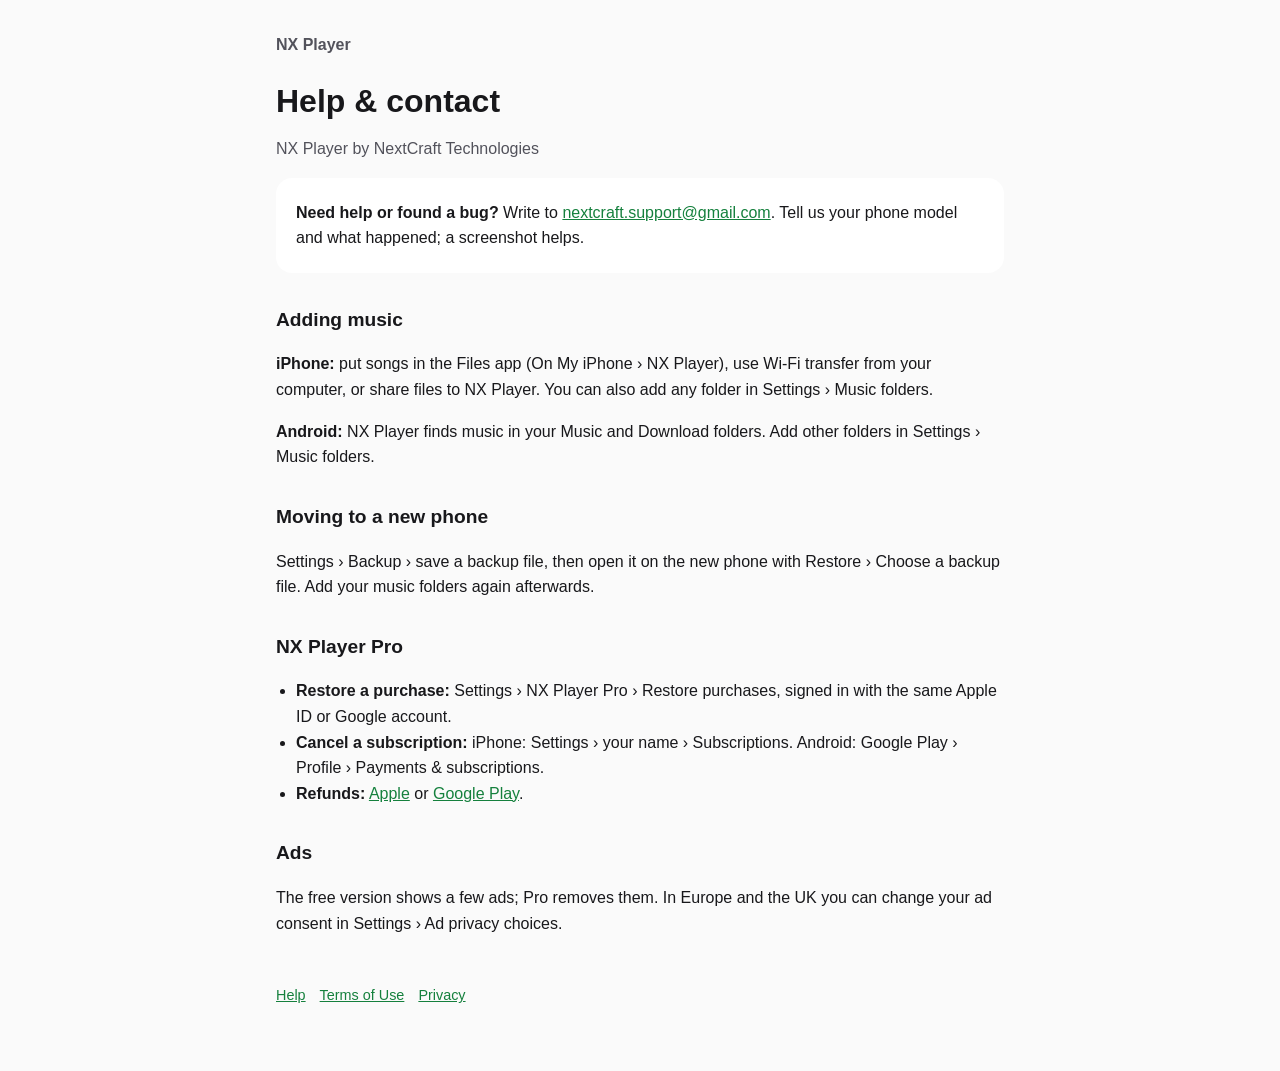
<file: nx-player/support.html>
<!doctype html>
<html lang="en">
<head>
<meta charset="utf-8">
<meta name="viewport" content="width=device-width, initial-scale=1">
<title>NX Player Help</title>
<link rel="stylesheet" href="../style.css">
</head>
<body>
<main>
<header><a href="./">NX Player</a></header>
<h1>Help &amp; contact</h1>
<p class="dim">NX Player by NextCraft Technologies</p>

<div class="card">
<p><b>Need help or found a bug?</b> Write to <a href="mailto:nextcraft.support@gmail.com">nextcraft.support@gmail.com</a>. Tell us your phone model and what happened; a screenshot helps.</p>
</div>

<h2>Adding music</h2>
<p><b>iPhone:</b> put songs in the Files app (On My iPhone › NX Player), use Wi-Fi transfer from your computer, or share files to NX Player. You can also add any folder in Settings › Music folders.</p>
<p><b>Android:</b> NX Player finds music in your Music and Download folders. Add other folders in Settings › Music folders.</p>

<h2>Moving to a new phone</h2>
<p>Settings › Backup › save a backup file, then open it on the new phone with Restore › Choose a backup file. Add your music folders again afterwards.</p>

<h2>NX Player Pro</h2>
<ul>
  <li><b>Restore a purchase:</b> Settings › NX Player Pro › Restore purchases, signed in with the same Apple ID or Google account.</li>
  <li><b>Cancel a subscription:</b> iPhone: Settings › your name › Subscriptions. Android: Google Play › Profile › Payments &amp; subscriptions.</li>
  <li><b>Refunds:</b> <a href="https://reportaproblem.apple.com">Apple</a> or <a href="https://support.google.com/googleplay/answer/2479637">Google Play</a>.</li>
</ul>

<h2>Ads</h2>
<p>The free version shows a few ads; Pro removes them. In Europe and the UK you can change your ad consent in Settings › Ad privacy choices.</p>

<footer><a href="support.html">Help</a><a href="terms.html">Terms of Use</a><a href="privacy.html">Privacy</a></footer>
</main>
</body>
</html>
</file>
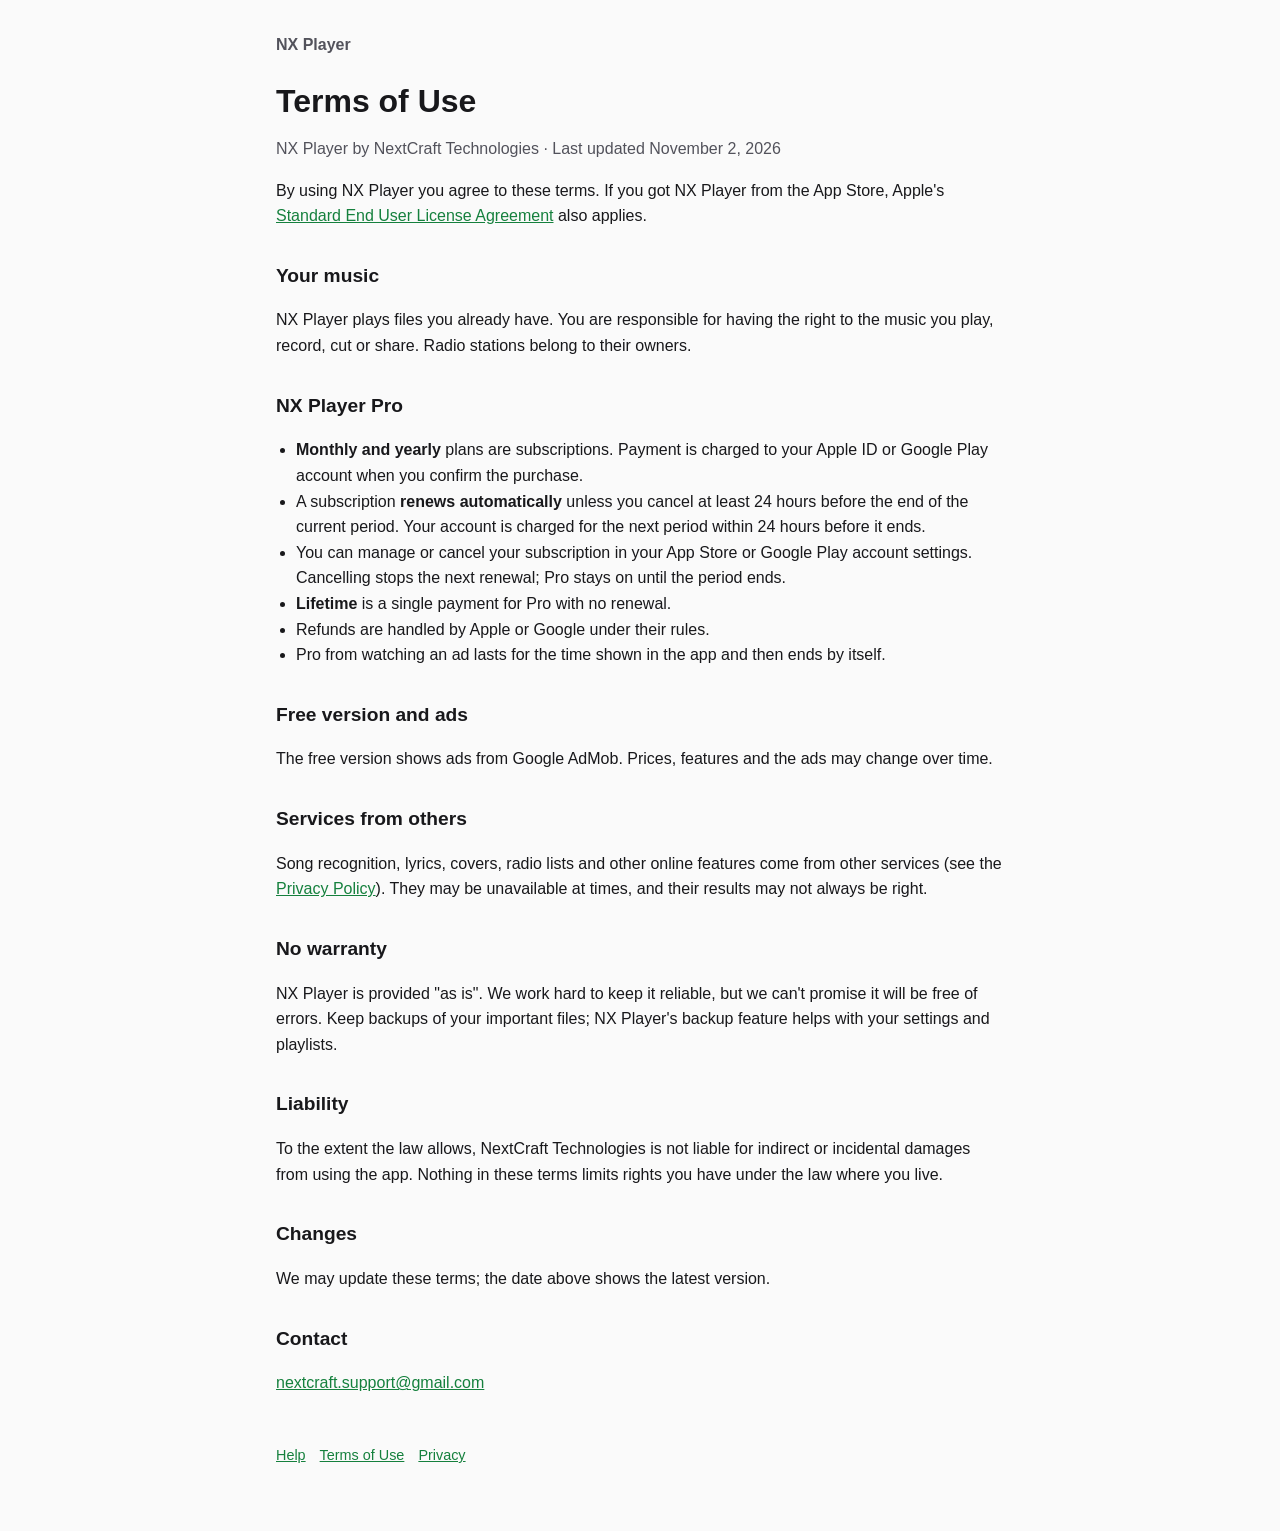
<file: nx-player/terms.html>
<!doctype html>
<html lang="en">
<head>
<meta charset="utf-8">
<meta name="viewport" content="width=device-width, initial-scale=1">
<title>NX Player Terms of Use</title>
<link rel="stylesheet" href="../style.css">
</head>
<body>
<main>
<header><a href="./">NX Player</a></header>
<h1>Terms of Use</h1>
<p class="dim">NX Player by NextCraft Technologies · Last updated November 2, 2026</p>

<p>By using NX Player you agree to these terms. If you got NX Player from the App Store, Apple's <a href="https://www.apple.com/legal/internet-services/itunes/dev/stdeula/">Standard End User License Agreement</a> also applies.</p>

<h2>Your music</h2>
<p>NX Player plays files you already have. You are responsible for having the right to the music you play, record, cut or share. Radio stations belong to their owners.</p>

<h2>NX Player Pro</h2>
<ul>
  <li><b>Monthly and yearly</b> plans are subscriptions. Payment is charged to your Apple ID or Google Play account when you confirm the purchase.</li>
  <li>A subscription <b>renews automatically</b> unless you cancel at least 24 hours before the end of the current period. Your account is charged for the next period within 24 hours before it ends.</li>
  <li>You can manage or cancel your subscription in your App Store or Google Play account settings. Cancelling stops the next renewal; Pro stays on until the period ends.</li>
  <li><b>Lifetime</b> is a single payment for Pro with no renewal.</li>
  <li>Refunds are handled by Apple or Google under their rules.</li>
  <li>Pro from watching an ad lasts for the time shown in the app and then ends by itself.</li>
</ul>

<h2>Free version and ads</h2>
<p>The free version shows ads from Google AdMob. Prices, features and the ads may change over time.</p>

<h2>Services from others</h2>
<p>Song recognition, lyrics, covers, radio lists and other online features come from other services (see the <a href="privacy.html">Privacy Policy</a>). They may be unavailable at times, and their results may not always be right.</p>

<h2>No warranty</h2>
<p>NX Player is provided "as is". We work hard to keep it reliable, but we can't promise it will be free of errors. Keep backups of your important files; NX Player's backup feature helps with your settings and playlists.</p>

<h2>Liability</h2>
<p>To the extent the law allows, NextCraft Technologies is not liable for indirect or incidental damages from using the app. Nothing in these terms limits rights you have under the law where you live.</p>

<h2>Changes</h2>
<p>We may update these terms; the date above shows the latest version.</p>

<h2>Contact</h2>
<p><a href="mailto:nextcraft.support@gmail.com">nextcraft.support@gmail.com</a></p>

<footer><a href="support.html">Help</a><a href="terms.html">Terms of Use</a><a href="privacy.html">Privacy</a></footer>
</main>
</body>
</html>
</file>
<file: style.css>
:root {
  --bg: #0b0b0c;
  --card: #18181b;
  --text: #f4f4f5;
  --dim: #a1a1aa;
  --accent: #3ee86a;
}
@media (prefers-color-scheme: light) {
  :root { --bg: #fafafa; --card: #ffffff; --text: #18181b; --dim: #52525b; --accent: #15803d; }
}
* { box-sizing: border-box; }
body {
  margin: 0;
  background: var(--bg);
  color: var(--text);
  font: 16px/1.6 -apple-system, BlinkMacSystemFont, "Segoe UI", Roboto, sans-serif;
}
main { max-width: 760px; margin: 0 auto; padding: 32px 16px 64px; }
header a { color: var(--dim); text-decoration: none; font-weight: 600; }
h1 { font-size: 2rem; line-height: 1.2; margin: 24px 0 4px; }
h2 { font-size: 1.2rem; margin: 32px 0 8px; }
p, li { color: var(--text); }
.dim { color: var(--dim); }
a { color: var(--accent); }
.card { background: var(--card); border-radius: 16px; padding: 16px 20px; margin: 12px 0; }
ul { padding-left: 20px; }
.card h3 { font-size: 1.05rem; margin: 4px 0 8px; }
.card p { margin: 6px 0; }
.toc ol { margin: 8px 0 0; padding-left: 22px; columns: 2; column-gap: 24px; }
@media (max-width: 520px) { .toc ol { columns: 1; } }
h2[id] { scroll-margin-top: 16px; }
footer { margin-top: 48px; color: var(--dim); font-size: 0.9rem; }
footer a { margin-right: 14px; }
</file>
